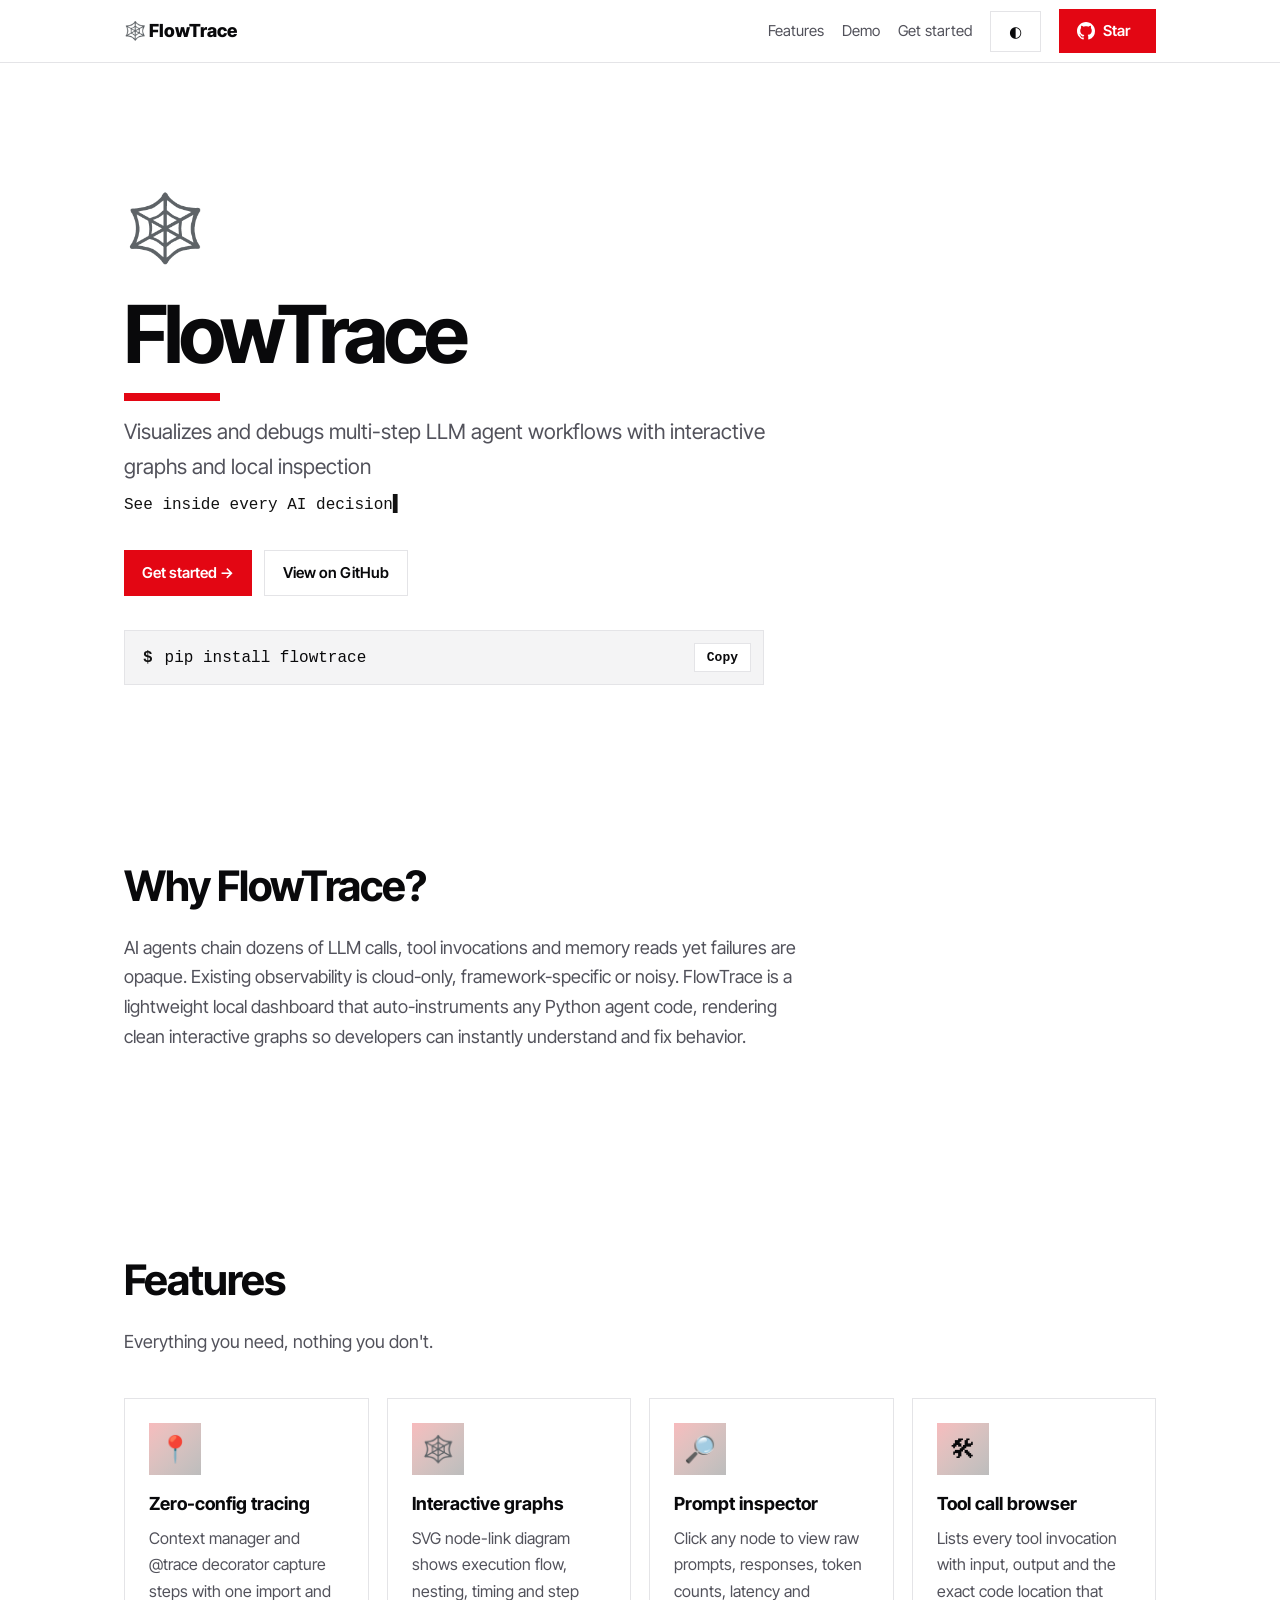
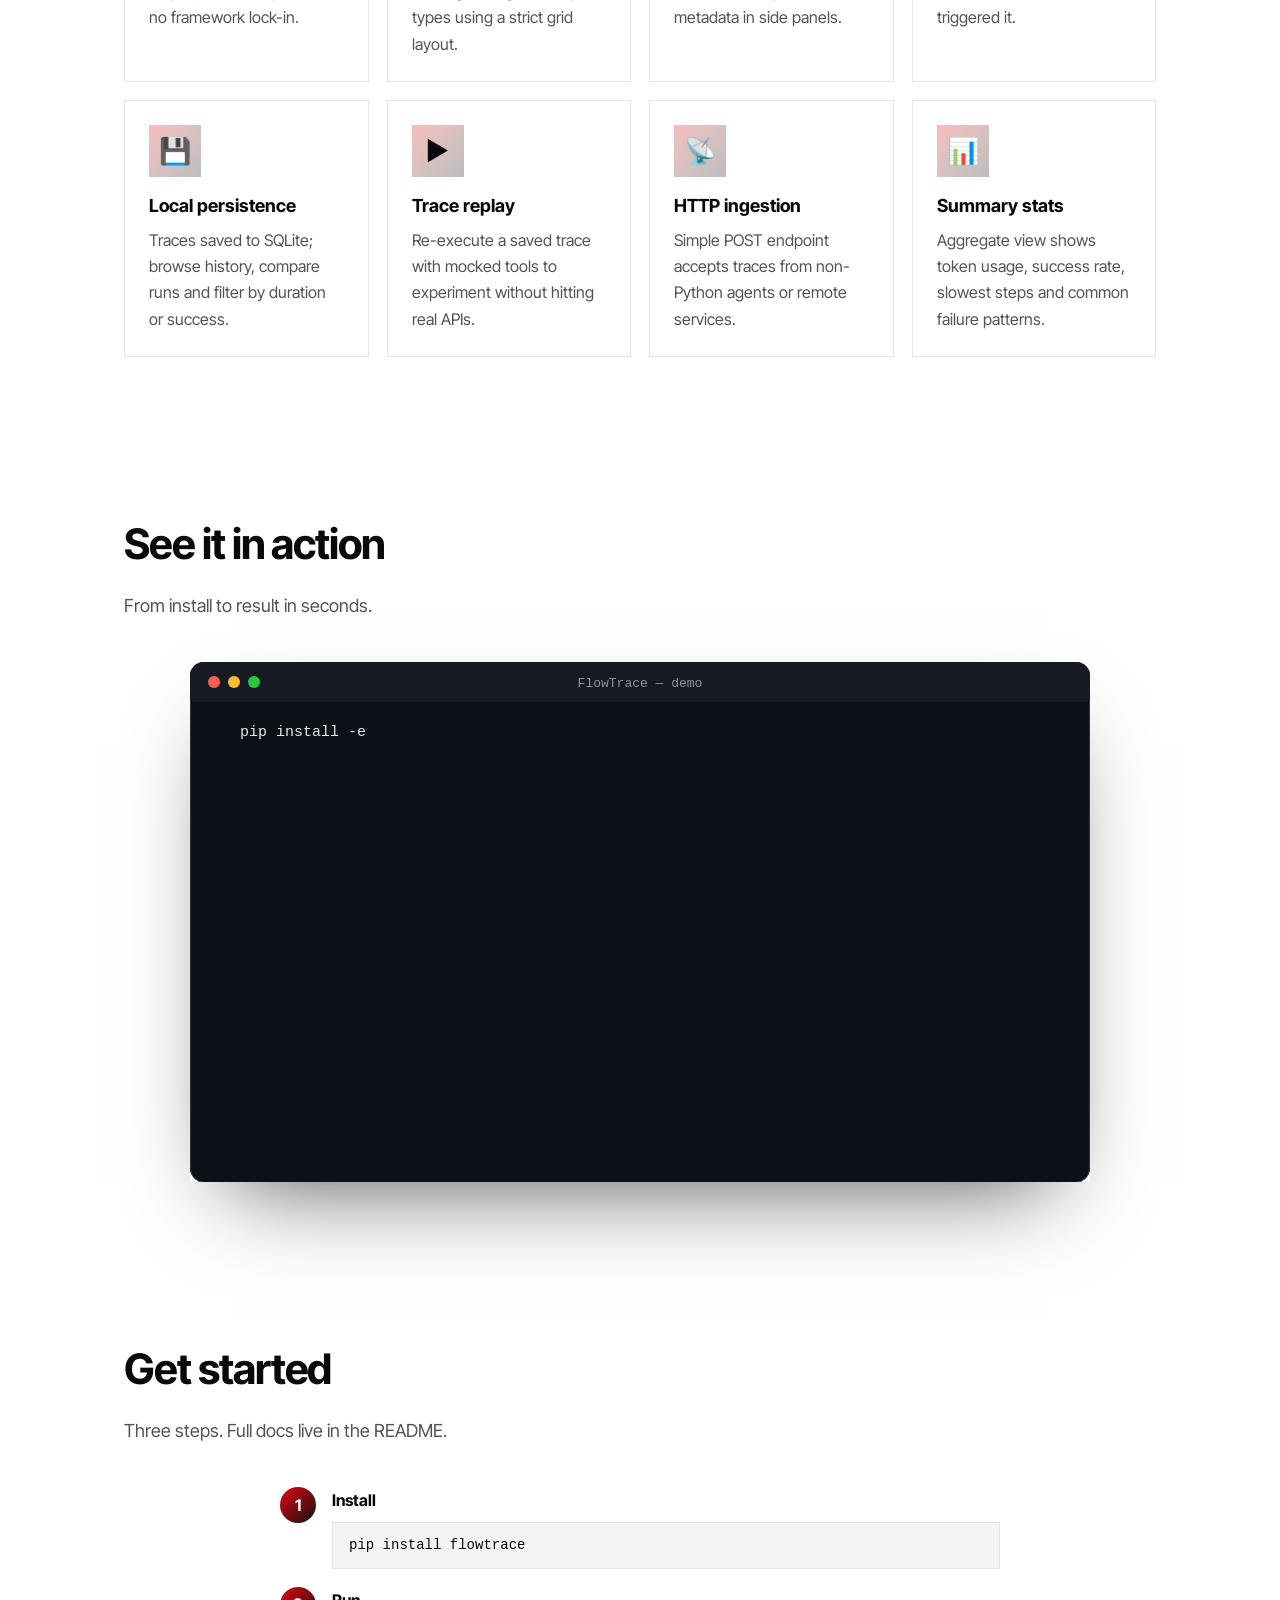
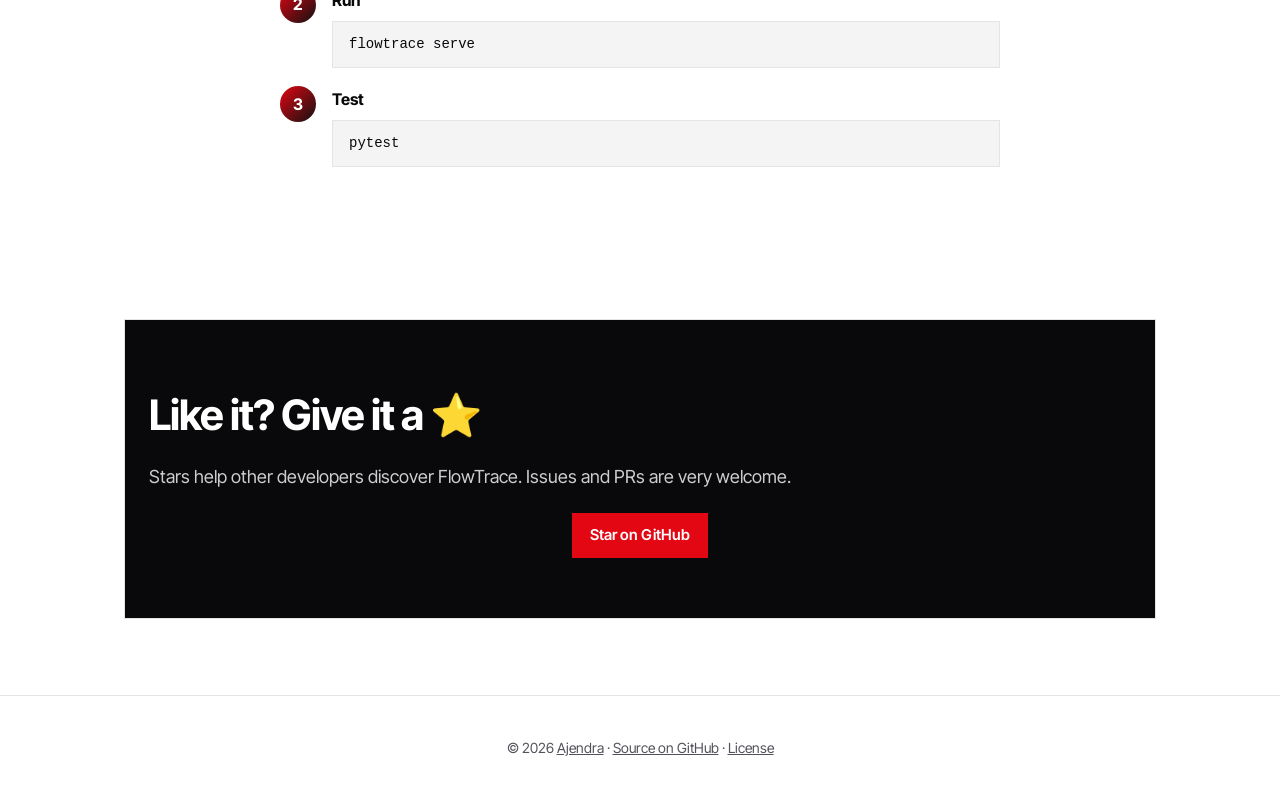
<file: docs/index.html>
<!doctype html>
<html lang="en" data-theme="light">
<head>
<meta charset="utf-8">
<meta name="viewport" content="width=device-width,initial-scale=1">
<title>FlowTrace — Visualizes and debugs multi-step LLM agent workflows with interactive graphs and local inspection</title>
<meta name="description" content="Visualizes and debugs multi-step LLM agent workflows with interactive graphs and local inspection">
<meta property="og:title" content="FlowTrace">
<meta property="og:description" content="Visualizes and debugs multi-step LLM agent workflows with interactive graphs and local inspection">
<meta name="theme-color" content="#e30613">
<link rel="preconnect" href="https://fonts.googleapis.com"><link rel="preconnect" href="https://fonts.gstatic.com" crossorigin><link rel="stylesheet" href="https://fonts.googleapis.com/css2?family=Inter+Tight:wght@400;600;800&amp;display=swap">
<link rel="icon" href="data:image/svg+xml,<svg xmlns=%22http://www.w3.org/2000/svg%22 viewBox=%220 0 100 100%22><text y=%22.9em%22 font-size=%2290%22>🕸️</text></svg>">
<style>
:root{--c1:#e30613;--c2:#111111;--bg:#0a0e17;--bg2:#111827;--fg:#e5e7eb;--mut:#94a3b8;--card:rgba(255,255,255,.035);--bd:rgba(255,255,255,.09)}
[data-theme=light]{--bg:#f8fafc;--bg2:#ffffff;--fg:#0f172a;--mut:#475569;--card:#ffffff;--bd:rgba(15,23,42,.1)}
*{box-sizing:border-box}html{scroll-behavior:smooth}
body{margin:0;overflow-x:hidden;font:16px/1.65 system-ui,-apple-system,"Segoe UI",Roboto,sans-serif;background:var(--bg);color:var(--fg);transition:background .3s,color .3s}
a{color:inherit}.wrap{max-width:1080px;margin:0 auto;padding:0 24px}
nav{position:sticky;top:0;z-index:10;backdrop-filter:blur(14px);-webkit-backdrop-filter:blur(14px);background:color-mix(in srgb,var(--bg) 72%,transparent);border-bottom:1px solid var(--bd)}
nav .wrap{display:flex;align-items:center;gap:18px;height:62px}
.brand{font-weight:800;text-decoration:none;display:flex;gap:8px;align-items:center;font-size:18px}
nav .sp{flex:1}nav .lk{text-decoration:none;color:var(--mut);font-size:15px}nav .lk:hover{color:var(--fg)}
.btn{display:inline-flex;align-items:center;gap:8px;padding:10px 18px;border-radius:12px;border:1px solid var(--bd);text-decoration:none;font-family:inherit;font-size:15px;font-weight:600;background:var(--card);color:var(--fg);cursor:pointer;transition:transform .2s,box-shadow .2s}
.btn:hover{transform:translateY(-2px);box-shadow:0 12px 30px -12px var(--c1)}
.btn.pri{background:linear-gradient(135deg,var(--c1),var(--c2));color:#fff;border:0}
.btn:focus-visible,a:focus-visible{outline:2px solid var(--c2);outline-offset:3px}
.hero{position:relative;padding:110px 0 90px;text-align:center;isolation:isolate}
.blob{position:absolute;width:540px;height:540px;border-radius:50%;filter:blur(100px);opacity:.33;animation:float 14s ease-in-out infinite alternate;z-index:-1}
.b1{background:var(--c1);top:-180px;left:-140px}.b2{background:var(--c2);bottom:-220px;right:-160px;animation-delay:-7s}
@keyframes float{to{transform:translate(90px,60px) scale(1.12)}}
.emoji{font-size:66px;display:inline-block;animation:bob 3.2s ease-in-out infinite}
@keyframes bob{50%{transform:translateY(-10px) rotate(-6deg)}}
h1{font-size:clamp(42px,7.4vw,80px);line-height:1.04;margin:10px 0 14px;letter-spacing:-.035em;background:linear-gradient(135deg,var(--fg) 20%,var(--c1) 65%,var(--c2));-webkit-background-clip:text;background-clip:text;color:transparent}
.lead{font-size:clamp(17px,2.2vw,21px);color:var(--mut);max-width:700px;margin:0 auto 8px}
.typed{font-family:ui-monospace,SFMono-Regular,Consolas,monospace;color:var(--c2);min-height:1.7em;margin:0}
.typed::after{content:"▍";animation:blink 1s steps(1) infinite}
@keyframes blink{50%{opacity:0}}
.cta{display:flex;gap:12px;justify-content:center;flex-wrap:wrap;margin-top:30px}
.install{display:flex;align-items:center;gap:12px;max-width:640px;margin:34px auto 0;padding:12px 12px 12px 18px;border-radius:14px;background:var(--bg2);border:1px solid var(--bd);font-family:ui-monospace,SFMono-Regular,Consolas,monospace;text-align:left}
.install code{flex:1;overflow:auto;white-space:nowrap}.install b{color:var(--c2)}.install .btn{padding:6px 12px;font-size:13px}
section{padding:76px 0}
h2{font-size:clamp(28px,4vw,42px);text-align:center;margin:0 0 12px;letter-spacing:-.025em}
.sub{text-align:center;color:var(--mut);max-width:680px;margin:0 auto 42px;font-size:18px}
.grid{display:grid;grid-template-columns:repeat(auto-fit,minmax(240px,1fr));gap:18px}
.card{padding:24px;border-radius:18px;background:var(--card);border:1px solid var(--bd);transition:transform .25s,border-color .25s,box-shadow .25s}
.card:hover{transform:translateY(-5px);border-color:color-mix(in srgb,var(--c1) 55%,transparent);box-shadow:0 20px 40px -24px var(--c1)}
.card .ic{font-size:26px;width:52px;height:52px;display:grid;place-items:center;border-radius:14px;margin-bottom:14px;background:linear-gradient(135deg,color-mix(in srgb,var(--c1) 28%,transparent),color-mix(in srgb,var(--c2) 28%,transparent))}
.card h3{margin:0 0 6px;font-size:18px}.card p{margin:0;color:var(--mut)}
.demo img{display:block;max-width:100%;margin:0 auto;border-radius:16px;box-shadow:0 40px 90px -40px rgba(0,0,0,.7)}
.steps{counter-reset:s;display:grid;gap:18px;max-width:720px;margin:0 auto}
.step{display:flex;gap:16px;align-items:flex-start}.step>div{flex:1;min-width:0}
.step::before{counter-increment:s;content:counter(s);flex:none;width:36px;height:36px;border-radius:50%;display:grid;place-items:center;font-weight:700;color:#fff;background:linear-gradient(135deg,var(--c1),var(--c2))}
pre{margin:8px 0 0;padding:12px 16px;border-radius:12px;background:var(--bg2);border:1px solid var(--bd);overflow:auto;font:14px/1.5 ui-monospace,SFMono-Regular,Consolas,monospace}
.band{text-align:center;padding:60px 24px;border-radius:24px;background:linear-gradient(135deg,color-mix(in srgb,var(--c1) 18%,transparent),color-mix(in srgb,var(--c2) 18%,transparent));border:1px solid var(--bd)}
footer{padding:40px 0;text-align:center;color:var(--mut);border-top:1px solid var(--bd);font-size:14px}
.reveal{opacity:0;transform:translateY(26px);transition:opacity .7s ease,transform .7s ease}.reveal.in{opacity:1;transform:none}
@media (max-width:700px){nav .lk{display:none}.hero{padding:80px 0 60px}}
:root{--fh:"Inter Tight",system-ui,sans-serif;--fb:"Inter Tight",system-ui,sans-serif}[data-theme=dark]{--bg:#09090b;--bg2:#18181b;--fg:#fafafa;--mut:#a1a1aa;--card:#09090b;--bd:#27272a}[data-theme=light]{--bg:#ffffff;--bg2:#f4f4f5;--fg:#09090b;--mut:#52525b;--card:#ffffff;--bd:#e4e4e7}body{font-family:var(--fb)}h1,h2,h3,.brand{font-family:var(--fh)}.blob{display:none}.hero{text-align:left}.hero .lead,.install{margin-left:0}.cta{justify-content:flex-start}h1{background:none;color:var(--fg);letter-spacing:-.05em;text-transform:none}h1::after{content:"";display:block;width:96px;height:8px;background:var(--c1);margin-top:18px}.card,.btn,.install,pre,.band,.card .ic,.demo img{border-radius:0}.card:hover{transform:none;box-shadow:none;border-color:var(--c1)}.btn.pri{background:var(--c1)}.band{background:var(--fg);color:var(--bg)}.band .sub{color:inherit;opacity:.8}h2{text-align:left}.sub{text-align:left;margin-left:0}
@media (prefers-reduced-motion:reduce){*{animation:none!important;transition:none!important}.reveal{opacity:1;transform:none}}
</style>
</head>
<body>
<nav><div class="wrap">
  <a class="brand" href="#top">🕸️ FlowTrace</a><span class="sp"></span>
  <a class="lk" href="#features">Features</a><a class="lk" href="#demo">Demo</a><a class="lk" href="#start">Get started</a>
  <button class="btn" id="theme" type="button" aria-label="Toggle light and dark mode">◐</button>
  <a class="btn pri" href="https://github.com/ajendras/flowtrace"><svg width="18" height="18" viewBox="0 0 16 16" fill="currentColor" aria-hidden="true"><path d="M8 0C3.58 0 0 3.58 0 8c0 3.54 2.29 6.53 5.47 7.59.4.07.55-.17.55-.38 0-.19-.01-.82-.01-1.49-2.01.37-2.53-.49-2.69-.94-.09-.23-.48-.94-.82-1.13-.28-.15-.68-.52-.01-.53.63-.01 1.08.58 1.23.82.72 1.21 1.87.87 2.33.66.07-.52.28-.87.51-1.07-1.78-.2-3.64-.89-3.64-3.95 0-.87.31-1.59.82-2.15-.08-.2-.36-1.02.08-2.12 0 0 .67-.21 2.2.82.64-.18 1.32-.27 2-.27s1.36.09 2 .27c1.53-1.04 2.2-.82 2.2-.82.44 1.1.16 1.92.08 2.12.51.56.82 1.27.82 2.15 0 3.07-1.87 3.75-3.65 3.95.29.25.54.73.54 1.48 0 1.07-.01 1.93-.01 2.2 0 .21.15.46.55.38A8.01 8.01 0 0 0 16 8c0-4.42-3.58-8-8-8z"/></svg> Star <span id="stars"></span></a>
</div></nav>
<header class="hero" id="top"><div class="blob b1"></div><div class="blob b2"></div><div class="wrap">
  <div class="emoji" aria-hidden="true">🕸️</div>
  <h1>FlowTrace</h1>
  <p class="lead">Visualizes and debugs multi-step LLM agent workflows with interactive graphs and local inspection</p>
  <p class="typed" id="typed" aria-live="polite"></p>
  <div class="cta"><a class="btn pri" href="#start">Get started →</a><a class="btn" href="https://github.com/ajendras/flowtrace">View on GitHub</a></div>
  <div class="install"><b>$</b><code id="cmd">pip install flowtrace</code><button class="btn" id="copy" type="button">Copy</button></div>
</div></header>
<section id="why"><div class="wrap reveal"><h2>Why FlowTrace?</h2><p class="sub">AI agents chain dozens of LLM calls, tool invocations and memory reads yet failures are opaque. Existing observability is cloud-only, framework-specific or noisy. FlowTrace is a lightweight local dashboard that auto-instruments any Python agent code, rendering clean interactive graphs so developers can instantly understand and fix behavior.</p></div></section>
<section id="features"><div class="wrap"><h2 class="reveal">Features</h2><p class="sub reveal">Everything you need, nothing you don't.</p><div class="grid">
<article class="card reveal"><div class="ic">📍</div><h3>Zero-config tracing</h3><p>Context manager and @trace decorator capture steps with one import and no framework lock-in.</p></article>
<article class="card reveal"><div class="ic">🕸️</div><h3>Interactive graphs</h3><p>SVG node-link diagram shows execution flow, nesting, timing and step types using a strict grid layout.</p></article>
<article class="card reveal"><div class="ic">🔎</div><h3>Prompt inspector</h3><p>Click any node to view raw prompts, responses, token counts, latency and metadata in side panels.</p></article>
<article class="card reveal"><div class="ic">🛠</div><h3>Tool call browser</h3><p>Lists every tool invocation with input, output and the exact code location that triggered it.</p></article>
<article class="card reveal"><div class="ic">💾</div><h3>Local persistence</h3><p>Traces saved to SQLite; browse history, compare runs and filter by duration or success.</p></article>
<article class="card reveal"><div class="ic">▶️</div><h3>Trace replay</h3><p>Re-execute a saved trace with mocked tools to experiment without hitting real APIs.</p></article>
<article class="card reveal"><div class="ic">📡</div><h3>HTTP ingestion</h3><p>Simple POST endpoint accepts traces from non-Python agents or remote services.</p></article>
<article class="card reveal"><div class="ic">📊</div><h3>Summary stats</h3><p>Aggregate view shows token usage, success rate, slowest steps and common failure patterns.</p></article>
</div></div></section>
<section id="demo" class="demo"><div class="wrap reveal"><h2>See it in action</h2><p class="sub">From install to result in seconds.</p><img src="demo.svg" alt="FlowTrace terminal demo" loading="lazy"></div></section>
<section id="start"><div class="wrap"><h2 class="reveal">Get started</h2><p class="sub reveal">Three steps. Full docs live in the README.</p><div class="steps">
<div class="step reveal"><div><strong>Install</strong><pre><code>pip install flowtrace</code></pre></div></div>
<div class="step reveal"><div><strong>Run</strong><pre><code>flowtrace serve</code></pre></div></div>
<div class="step reveal"><div><strong>Test</strong><pre><code>pytest</code></pre></div></div>
</div></div></section>
<section><div class="wrap"><div class="band reveal"><h2>Like it? Give it a ⭐</h2><p class="sub" style="margin-bottom:22px">Stars help other developers discover FlowTrace. Issues and PRs are very welcome.</p><a class="btn pri" href="https://github.com/ajendras/flowtrace">Star on GitHub</a></div></div></section>
<footer><div class="wrap">© 2026 <a href="https://ajendra.info">Ajendra</a> · <a href="https://github.com/ajendras/flowtrace">Source on GitHub</a> · <a href="https://github.com/ajendras/flowtrace/blob/HEAD/LICENSE">License</a></div></footer>
<script>
(function () {
  var root = document.documentElement, store = { get: function () { try { return localStorage.getItem('theme'); } catch (e) { return null; } }, set: function (v) { try { localStorage.setItem('theme', v); } catch (e) {} } };
  var saved = store.get();
  if (saved) root.dataset.theme = saved;
  else if (false && window.matchMedia && matchMedia('(prefers-color-scheme: light)').matches) root.dataset.theme = 'light';
  document.getElementById('theme').onclick = function () { root.dataset.theme = root.dataset.theme === 'light' ? 'dark' : 'light'; store.set(root.dataset.theme); };
  var lines = ["See inside every AI decision","Real-time graphs of agents \u0026 tools","Zero-config local dashboard"], el = document.getElementById('typed'), li = 0, ci = 0, del = false;
  (function type() {
    if (!lines.length) return;
    var l = lines[li]; el.textContent = l.slice(0, ci);
    if (!del && ci++ > l.length) { del = true; return setTimeout(type, 1400); }
    if (del && ci-- <= 0) { del = false; ci = 0; li = (li + 1) % lines.length; }
    setTimeout(type, del ? 28 : 55);
  })();
  document.getElementById('copy').onclick = function () {
    var b = this; if (!navigator.clipboard) return;
    navigator.clipboard.writeText(document.getElementById('cmd').textContent).then(function () { b.textContent = 'Copied ✓'; setTimeout(function () { b.textContent = 'Copy'; }, 1500); }).catch(function () {});
  };
  var io = new IntersectionObserver(function (es) { es.forEach(function (e) { if (e.isIntersecting) { e.target.classList.add('in'); io.unobserve(e.target); } }); }, { threshold: .12 });
  document.querySelectorAll('.reveal').forEach(function (n) { io.observe(n); });
  fetch('https://api.github.com/repos/ajendras/flowtrace').then(function (r) { return r.json(); }).then(function (j) { if (j.stargazers_count != null) document.getElementById('stars').textContent = j.stargazers_count; }).catch(function () {});
})();
</script>
</body>
</html>
</file>
